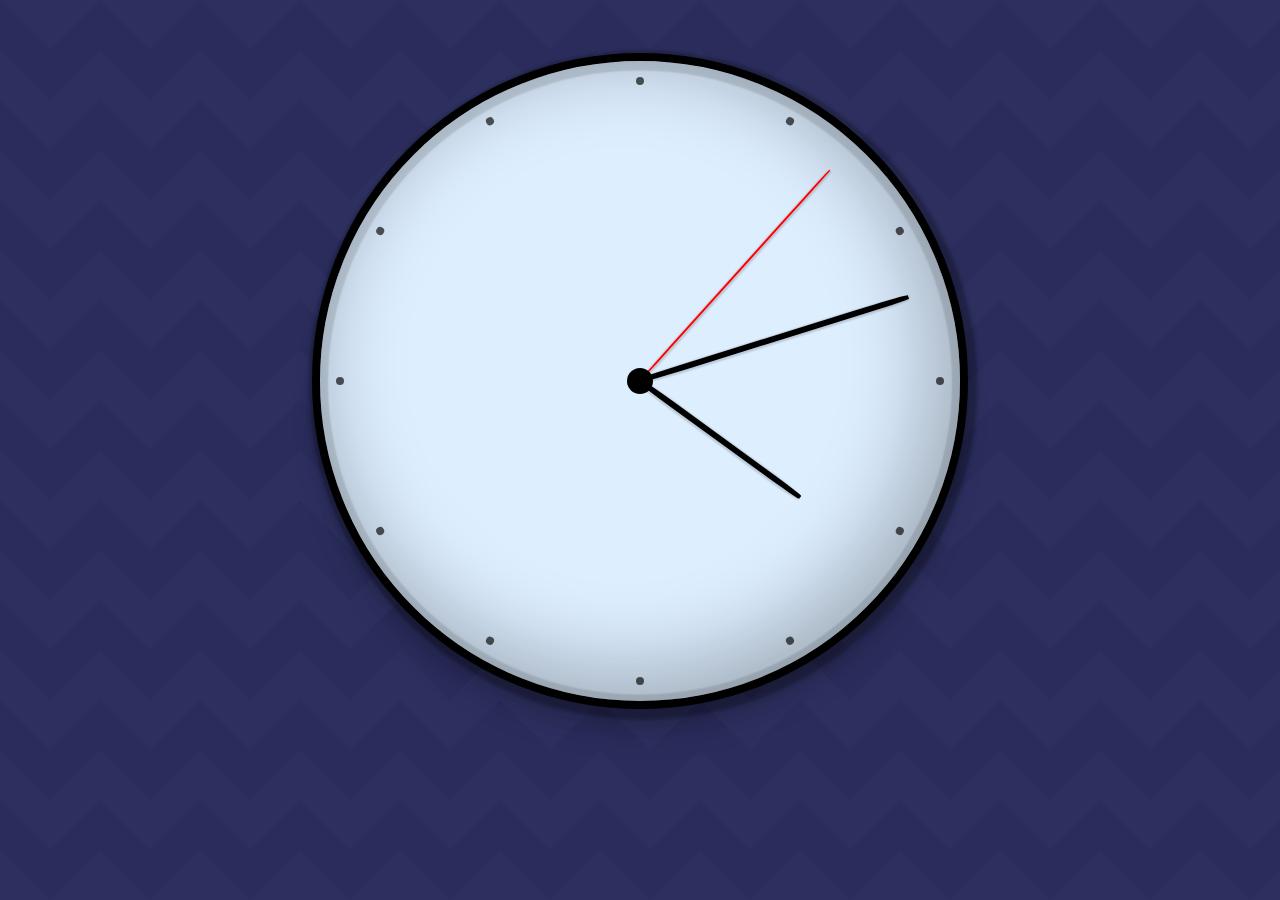
<file: analog-clock/index.html>
<!DOCTYPE html>
<html lang="en">
  <head>
    <link href="./base.css" rel="stylesheet" />
    <link href="./hands.css" rel="stylesheet" />
    <link href="./notches.css" rel="stylesheet" />
    <script src="./script.js" defer></script>
    <script src="./notches.js" defer></script>
  </head>
  <body>
    <main>
      <section id="clock"></section>
    </main>
  </body>
</html>
</file>
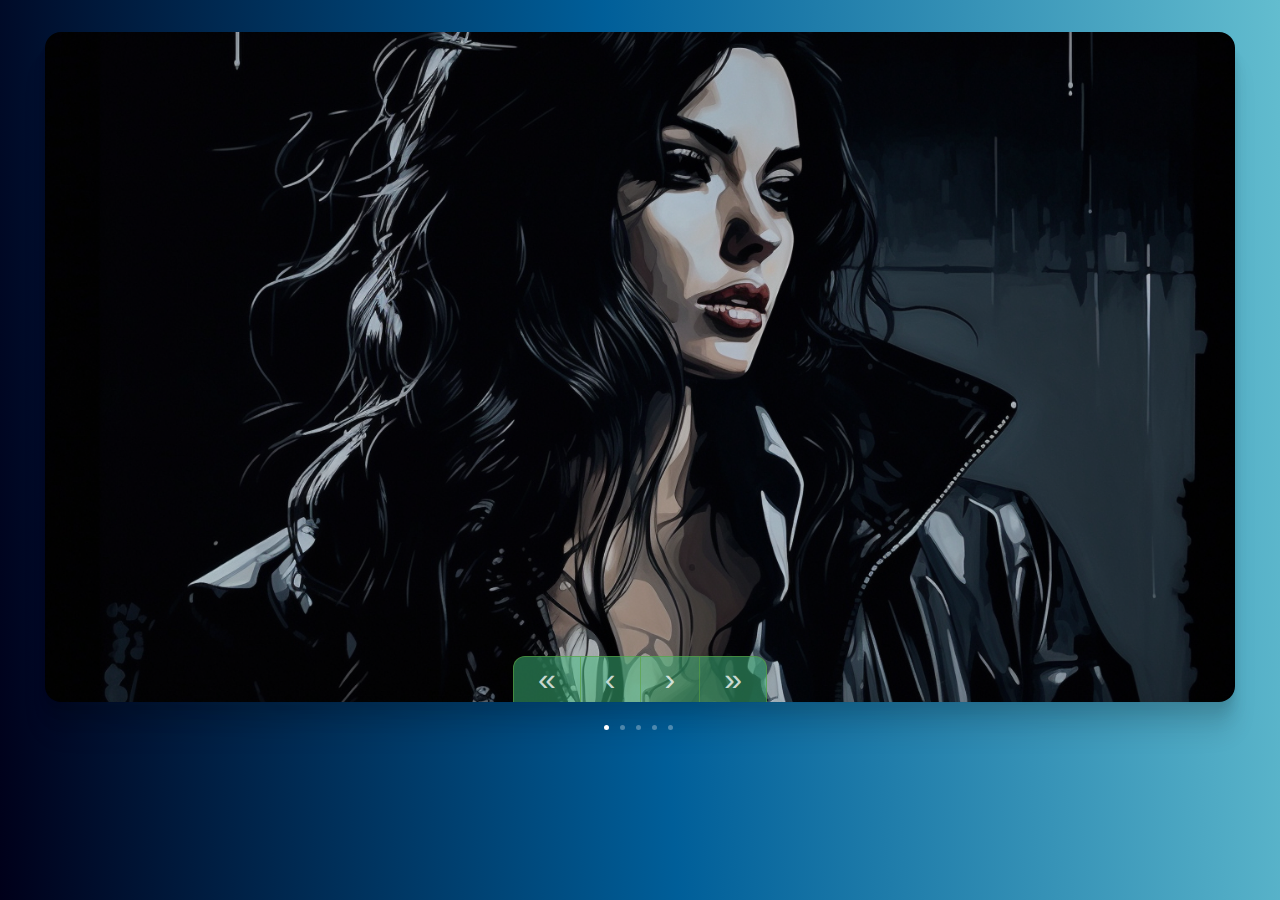
<file: carousel/index.html>
<!DOCTYPE html>
<html lang="en">
  <head>
    <link href="./base.css" rel="stylesheet" />
    <link href="./buttons.css" rel="stylesheet" />
    <script src="./script.js" defer></script>
  </head>
  <body>
    <main>
      <section id="carousel">
        <img src="img/0.png" />
        <img src="img/1.png" />
        <img src="img/2.png" />
        <img src="img/3.png" />
        <img src="img/4.png" />
      </section>
      <ul id="dots"></ul>
      <nav>
        <button onclick="first()">&laquo;</button>
        <button onclick="prev()">&lsaquo;</button>
        <button onclick="next()">&rsaquo;</button>
        <button onclick="last()">&raquo;</button>
      </nav>
    </main>
  </body>
</html>
</file>
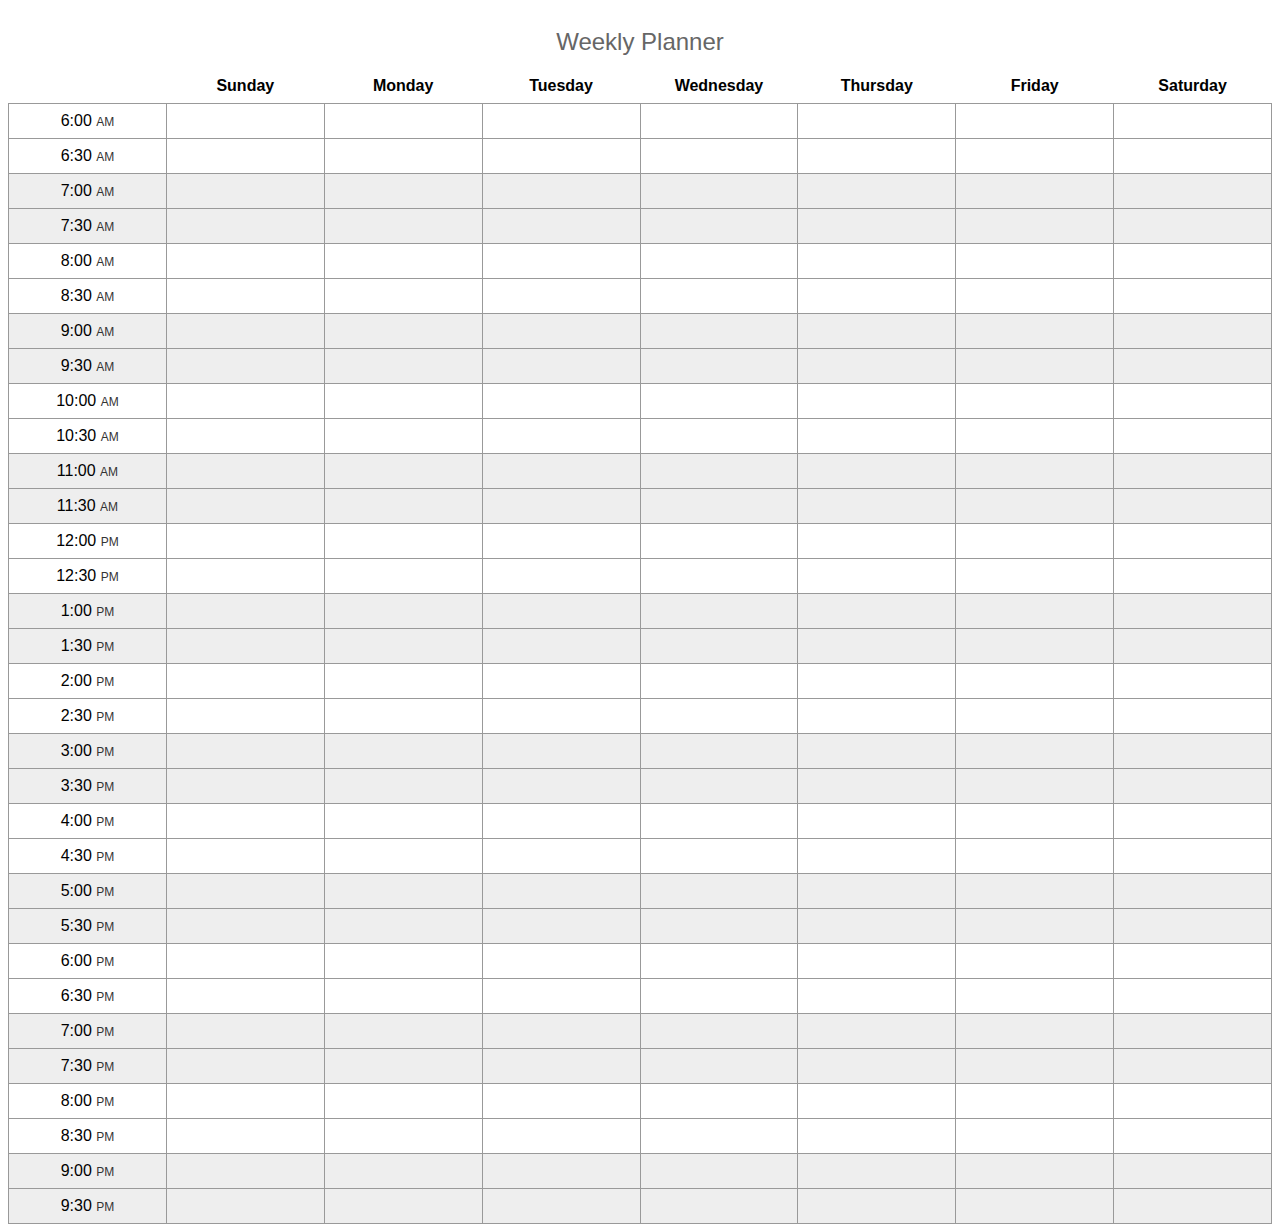
<file: _proj/weekly-planner/index.html>
<!DOCTYPE html>
<html>
  <head>
    <meta charset="UTF-8" />
    <meta name="viewport" content="width=device-width, initial-scale=1" />
    <style>
      body {
        display: flex;
        flex-direction: column;
        font-family: -apple-system, BlinkMacSystemFont, "Segoe UI", Roboto,
          Oxygen, Ubuntu, Cantarell, "Open Sans", "Helvetica Neue", sans-serif;
      }
      body > * {
        flex: 1;
      }
      h2 {
        font-weight: 400;
        color: #666;
      }
      h2,
      td:first-child {
        text-align: center;
      }
      td:first-child {
        padding: 0.5rem;
      }
      table {
        border-collapse: collapse;
        width: 100%;
      }
      th {
        padding-bottom: 0.5rem;
      }
      tr:nth-child(4n + 4),
      tr:nth-child(4n + 5) {
        background-color: #eee;
      }
      td {
        padding: 0.25rem;
        border: thin solid #999;
        width: 12.5%;
      }
      td span {
        font-size: 0.75em;
        color: #333;
      }
    </style>
  </head>
  <body>
    <h2>Weekly Planner</h2>
    <table>
      <tr>
        <th></th>
        <th>Sunday</th>
        <th>Monday</th>
        <th>Tuesday</th>
        <th>Wednesday</th>
        <th>Thursday</th>
        <th>Friday</th>
        <th>Saturday</th>
      </tr>
      <tr>
        <td>6:00 <span>AM</span></td>
        <td></td>
        <td></td>
        <td></td>
        <td></td>
        <td></td>
        <td></td>
        <td></td>
      </tr>
      <tr>
        <td>6:30 <span>AM</span></td>
        <td></td>
        <td></td>
        <td></td>
        <td></td>
        <td></td>
        <td></td>
        <td></td>
      </tr>
      <tr>
        <td>7:00 <span>AM</span></td>
        <td></td>
        <td></td>
        <td></td>
        <td></td>
        <td></td>
        <td></td>
        <td></td>
      </tr>
      <tr>
        <td>7:30 <span>AM</span></td>
        <td></td>
        <td></td>
        <td></td>
        <td></td>
        <td></td>
        <td></td>
        <td></td>
      </tr>
      <tr>
        <td>8:00 <span>AM</span></td>
        <td></td>
        <td></td>
        <td></td>
        <td></td>
        <td></td>
        <td></td>
        <td></td>
      </tr>
      <tr>
        <td>8:30 <span>AM</span></td>
        <td></td>
        <td></td>
        <td></td>
        <td></td>
        <td></td>
        <td></td>
        <td></td>
      </tr>
      <tr>
        <td>9:00 <span>AM</span></td>
        <td></td>
        <td></td>
        <td></td>
        <td></td>
        <td></td>
        <td></td>
        <td></td>
      </tr>
      <tr>
        <td>9:30 <span>AM</span></td>
        <td></td>
        <td></td>
        <td></td>
        <td></td>
        <td></td>
        <td></td>
        <td></td>
      </tr>
      <tr>
        <td>10:00 <span>AM</span></td>
        <td></td>
        <td></td>
        <td></td>
        <td></td>
        <td></td>
        <td></td>
        <td></td>
      </tr>
      <tr>
        <td>10:30 <span>AM</span></td>
        <td></td>
        <td></td>
        <td></td>
        <td></td>
        <td></td>
        <td></td>
        <td></td>
      </tr>
      <tr>
        <td>11:00 <span>AM</span></td>
        <td></td>
        <td></td>
        <td></td>
        <td></td>
        <td></td>
        <td></td>
        <td></td>
      </tr>
      <tr>
        <td>11:30 <span>AM</span></td>
        <td></td>
        <td></td>
        <td></td>
        <td></td>
        <td></td>
        <td></td>
        <td></td>
      </tr>
      <tr>
        <td>12:00 <span>PM</span></td>
        <td></td>
        <td></td>
        <td></td>
        <td></td>
        <td></td>
        <td></td>
        <td></td>
      </tr>
      <tr>
        <td>12:30 <span>PM</span></td>
        <td></td>
        <td></td>
        <td></td>
        <td></td>
        <td></td>
        <td></td>
        <td></td>
      </tr>
      <tr>
        <td>1:00 <span>PM</span></td>
        <td></td>
        <td></td>
        <td></td>
        <td></td>
        <td></td>
        <td></td>
        <td></td>
      </tr>
      <tr>
        <td>1:30 <span>PM</span></td>
        <td></td>
        <td></td>
        <td></td>
        <td></td>
        <td></td>
        <td></td>
        <td></td>
      </tr>
      <tr>
        <td>2:00 <span>PM</span></td>
        <td></td>
        <td></td>
        <td></td>
        <td></td>
        <td></td>
        <td></td>
        <td></td>
      </tr>
      <tr>
        <td>2:30 <span>PM</span></td>
        <td></td>
        <td></td>
        <td></td>
        <td></td>
        <td></td>
        <td></td>
        <td></td>
      </tr>
      <tr>
        <td>3:00 <span>PM</span></td>
        <td></td>
        <td></td>
        <td></td>
        <td></td>
        <td></td>
        <td></td>
        <td></td>
      </tr>
      <tr>
        <td>3:30 <span>PM</span></td>
        <td></td>
        <td></td>
        <td></td>
        <td></td>
        <td></td>
        <td></td>
        <td></td>
      </tr>
      <tr>
        <td>4:00 <span>PM</span></td>
        <td></td>
        <td></td>
        <td></td>
        <td></td>
        <td></td>
        <td></td>
        <td></td>
      </tr>
      <tr>
        <td>4:30 <span>PM</span></td>
        <td></td>
        <td></td>
        <td></td>
        <td></td>
        <td></td>
        <td></td>
        <td></td>
      </tr>
      <tr>
        <td>5:00 <span>PM</span></td>
        <td></td>
        <td></td>
        <td></td>
        <td></td>
        <td></td>
        <td></td>
        <td></td>
      </tr>
      <tr>
        <td>5:30 <span>PM</span></td>
        <td></td>
        <td></td>
        <td></td>
        <td></td>
        <td></td>
        <td></td>
        <td></td>
      </tr>
      <tr>
        <td>6:00 <span>PM</span></td>
        <td></td>
        <td></td>
        <td></td>
        <td></td>
        <td></td>
        <td></td>
        <td></td>
      </tr>
      <tr>
        <td>6:30 <span>PM</span></td>
        <td></td>
        <td></td>
        <td></td>
        <td></td>
        <td></td>
        <td></td>
        <td></td>
      </tr>
      <tr>
        <td>7:00 <span>PM</span></td>
        <td></td>
        <td></td>
        <td></td>
        <td></td>
        <td></td>
        <td></td>
        <td></td>
      </tr>
      <tr>
        <td>7:30 <span>PM</span></td>
        <td></td>
        <td></td>
        <td></td>
        <td></td>
        <td></td>
        <td></td>
        <td></td>
      </tr>
      <tr>
        <td>8:00 <span>PM</span></td>
        <td></td>
        <td></td>
        <td></td>
        <td></td>
        <td></td>
        <td></td>
        <td></td>
      </tr>
      <tr>
        <td>8:30 <span>PM</span></td>
        <td></td>
        <td></td>
        <td></td>
        <td></td>
        <td></td>
        <td></td>
        <td></td>
      </tr>
      <tr>
        <td>9:00 <span>PM</span></td>
        <td></td>
        <td></td>
        <td></td>
        <td></td>
        <td></td>
        <td></td>
        <td></td>
      </tr>
      <tr>
        <td>9:30 <span>PM</span></td>
        <td></td>
        <td></td>
        <td></td>
        <td></td>
        <td></td>
        <td></td>
        <td></td>
      </tr>
    </table>
  </body>
</html>
</file>
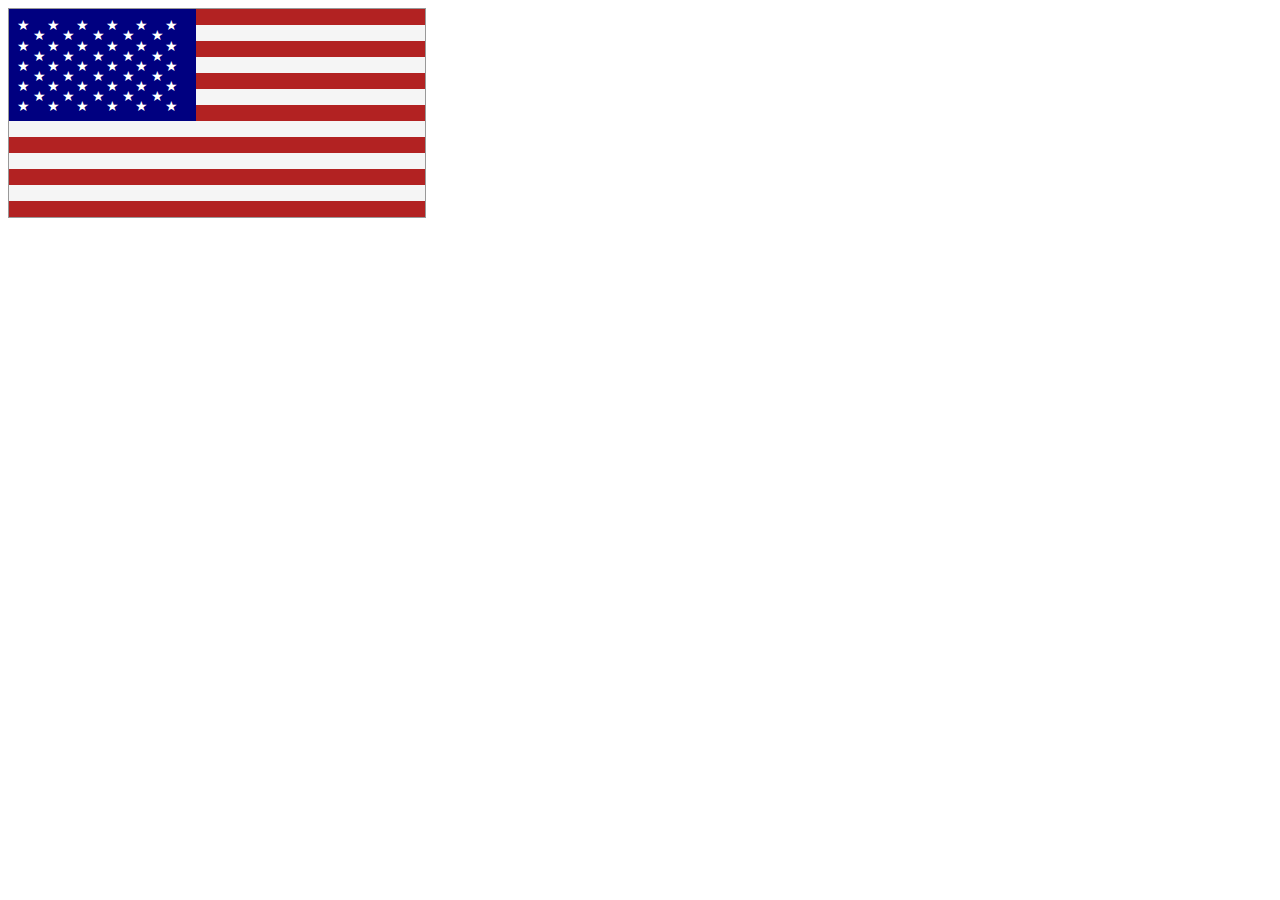
<file: _proj/flag/flag.html>
<html>
	<head>
		<style>
			section {
				width: 26em;
				height: 13em;
				border: 1px solid #999;
				background: linear-gradient(to bottom, firebrick 50%, whitesmoke 50%);
				background-size: 100% 2em;
			}
			article {
				width: 45%;
				height: 7em;
				padding: 0.4em 0.5em;
				box-sizing: border-box;
				background-color: navy;
			}
			div {
				color: white;
				font-size: 0.9em;
				line-height: 1.4em;
				letter-spacing: 1.15em;
				text-shadow: 1.1em 0.7em 0 white;
			}
			span:before,
			span:after {
				content: "\02605";
			}
			div:last-of-type,
			span:last-child:after {
				margin-right: 0;
				text-shadow: none;
			}
		</style>
	</head>
	<body>
		<section>
			<article>
				<div>
					<span>&#9733;</span><span>&#9733;</span>
				</div>
				<div>
					<span>&#9733;</span><span>&#9733;</span>
				</div>
				<div>
					<span>&#9733;</span><span>&#9733;</span>
				</div>
				<div>
					<span>&#9733;</span><span>&#9733;</span>
				</div>
				<div>
					<span>&#9733;</span><span>&#9733;</span>
				</div>
			</article>
		</section>
	</body>
</html>
</file>
<file: analog-clock/base.css>
:root {
  --size: 50vw;
  --color: black;
}
body {
  padding-block-start: 5vh;
  background-color: #2D305F;
  background-image: url("data:image/svg+xml,%3Csvg xmlns='http://www.w3.org/2000/svg' width='100' height='100' viewBox='0 0 120 120'%3E%3Cpolygon fill='%231E1D49' fill-opacity='0.2' points='120 120 60 120 90 90 120 60 120 0 120 0 60 60 0 0 0 60 30 90 60 120 120 120 '/%3E%3C/svg%3E");
}
main,
#clock {
  display: grid;
  place-items: center;
}
#clock,
[id*='center'] {
  border-radius: 100%;
  aspect-ratio: 1/1;
}
#clock {
  grid-template: "clock";
  background-color: #def;
  border: 0.5em solid var(--color);
  width: clamp(10vw, var(--size), 90vh);
  max-height: 90vh;
  box-shadow:
    -1rem -1rem 5rem 1rem rgb(0 0 0 / 0.26) inset,
    0 0.1rem 0.1rem 0.5rem rgb(0 0 0 / 0.12) inset,
    0.2rem 0.25rem 0.2rem 0.4rem rgb(0 0 0 / 0.25),
    0px 1px 1px rgba(3, 7, 18, 0.02),
    0px 5px 4px rgba(3, 7, 18, 0.03),
    0px 12px 9px rgba(3, 7, 18, 0.05),
    0px 20px 15px rgba(3, 7, 18, 0.06),
    0px 32px 24px rgba(3, 7, 18, 0.08);
}
</file>
<file: analog-clock/hands.css>
[id*="hand"] {
  grid-area: clock;
  transform-origin: bottom center;
  border: medium solid var(--color);
  box-shadow: 0.05rem 0.1rem 0.1rem 0.1rem rgb(0 0 0 / 0.15);
  border-radius: 20%;
}
[id*='hours'] {
  height: 30%;
  transform: translate(0, -50%) rotate(var(--degH));
}
[id*='minutes'] {
  height: 43%;
  transform: translate(0, -50%) rotate(var(--degM));
}
[id*='seconds'] {
  height: 44%;
  border-width: thin;
  border-color: red;
  transform: translate(0, -50%) rotate(var(--degS));
  transition: transform 100ms cubic-bezier(0.250, 0.250, 0.665, 1.650);
}
[id*='center'] {
  height: 4%;
  grid-area: clock;
  background-color: var(--color);
  z-index: 2;
}
.top {
  transition: none;
}
</file>
<file: analog-clock/notches.css>
.notches {
  grid-area: clock;
}
ul,
li {
  margin: 0;
  padding: 0;
}
ul {
  display: grid;
  place-items: center;
  grid-template: "notches";
  list-style: none;
  height: 95%;
  aspect-ratio: 1/1;
  opacity: 0.65;
}
ul:first-of-type {
  transform: rotate(30deg);
}
ul:last-of-type {
  transform: rotate(-30deg);
}
li {
  width: 0.5rem;
  aspect-ratio: 1/1;
  grid-area: notches;
  background-color: var(--color);
  border-radius: 100%;
}
.notches *:nth-child(1) {
  align-self: start;
}
.notches *:nth-child(2) {
  justify-self: end;
}
.notches *:nth-child(3) {
  align-self: end;
}
.notches *:nth-child(4) {
  justify-self: start;
}
</file>
<file: carousel/base.css>
body {
  background-image: repeating-linear-gradient(
    85deg,
    hsl(240deg 100% 5%) 0%,
    hsl(203deg 100% 30%) 50%,
    hsl(190deg 53% 60%) 100%
  );
  min-height: 100dvh;
  color: white;
  padding: 0;
  margin: 0;
}
main {
  display: grid;
  place-items: center;
  grid-template: "carousel";
  padding-block-start: 2rem;
}
section {
  display: grid;
  grid-auto-flow: column;
  overflow-x: scroll;
  overflow-y: hidden;
  scroll-snap-type: inline mandatory;
  -webkit-overflow-scrolling: touch;
  scrollbar-width: none;
  /* TODO: hide scrollbars in non-FF browsers */
  /* https://blog.logrocket.com/hide-scrollbar-without-impacting-scrolling-css/ */
  border-radius: 1rem;
  box-shadow:
    0px 1px 1px rgba(3, 7, 18, 0.02),
    0px 5px 4px rgba(3, 7, 18, 0.03),
    0px 12px 9px rgba(3, 7, 18, 0.05),
    0px 20px 15px rgba(3, 7, 18, 0.06),
    0px 32px 24px rgba(3, 7, 18, 0.08);
  }
section,
section > * {
  aspect-ratio: 16 / 9;
  max-width: 1400px;
  width: 93dvw;
}
section > * {
  scroll-snap-align: center;
  scroll-snap-stop: always;
  object-fit: cover;
}
section, nav {
  grid-area: carousel;
}
nav {
  display: flex;
  align-self: end;
}
ul {
  display: flex;
}
li {
  transition: opacity 200ms ease-in-out;
  aspect-ratio: 1;
  opacity: 0.3;
  width: 1rem;
  flex: 1;
}
.current {
  opacity: 1;
}
</file>
<file: carousel/buttons.css>
button {
  flex: 1;
  font-size: 2em;
  padding: 0.25rem 1.5rem;
  border: thin solid oklch(64% 0.152 138.7 / 63.5%);
  border-block-end: 0;
  --h: 150;
  --s: 50%;
  --l: 50%;
  --a: 0.5;
  background-color: hsl(var(--h) var(--s) var(--l) / var(--a));
  transition: background-color 100ms ease-in-out;
  color: rgb(255 255 255 / 0.75);
}
button + button {
  border-inline-start: 0;
}
button:first-of-type {
  border-top-left-radius: 0.75rem;
}
button:last-of-type {
  border-top-right-radius: 0.75rem;
}
button:hover {
  --l: 75%;
}
button:focus {
  --s: 75%;
}
</file>
